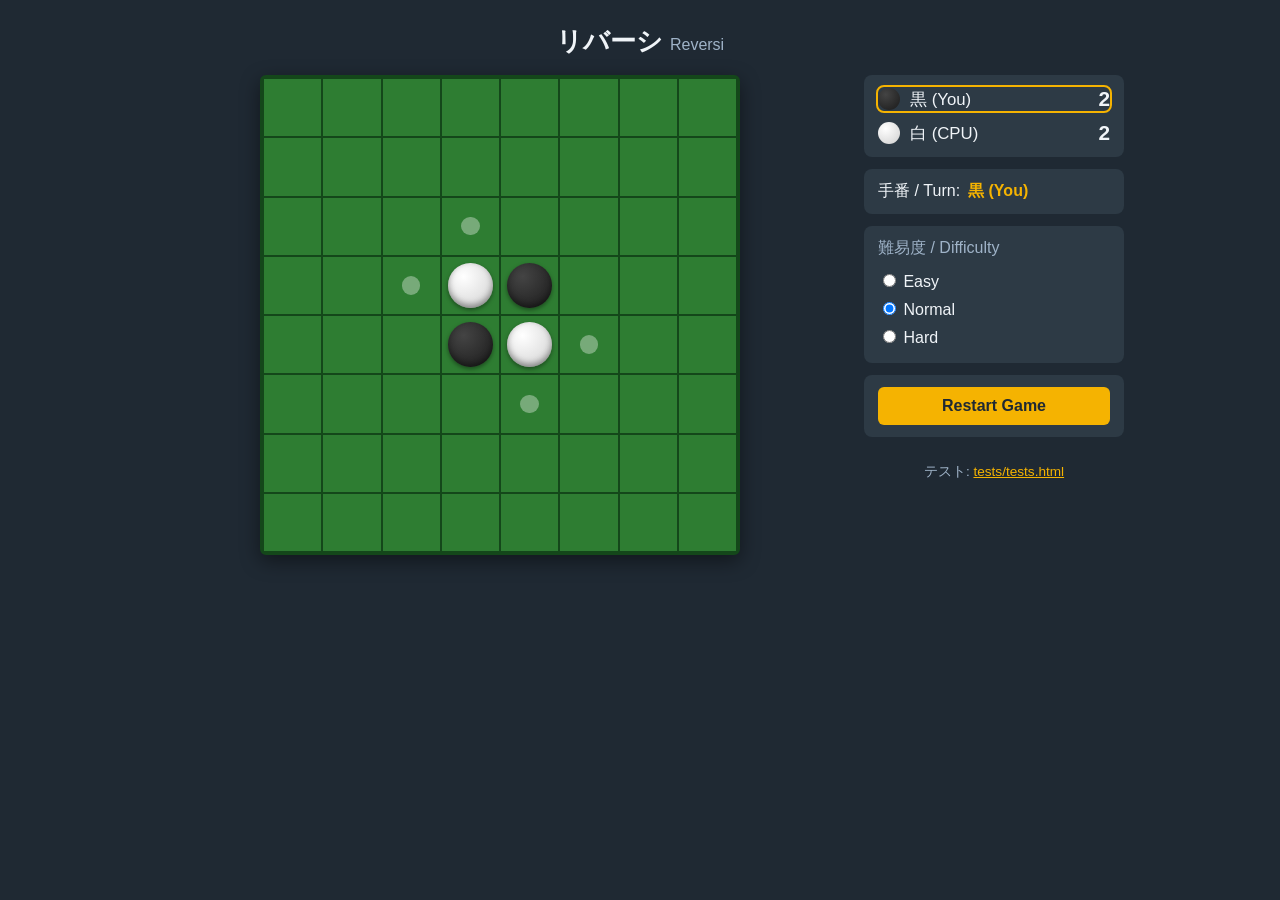
<file: Source/GitHubCopilotCodingAgent/index.html>
<!DOCTYPE html>
<html lang="ja">
<head>
  <meta charset="UTF-8" />
  <meta name="viewport" content="width=device-width, initial-scale=1.0" />
  <title>リバーシ - Reversi</title>
  <link rel="stylesheet" href="styles.css" />
</head>
<body>
  <main class="app">
    <header class="app-header">
      <h1>リバーシ <span class="subtitle">Reversi</span></h1>
    </header>

    <div class="layout">
      <section class="board-area">
        <div id="board" class="board" role="grid" aria-label="Reversi board"></div>
        <p id="status" class="status" aria-live="polite"></p>
      </section>

      <aside class="sidebar">
        <div class="panel scores">
          <div class="score black" id="score-black">
            <span class="disc disc-black" aria-hidden="true"></span>
            <span class="label">黒 (You)</span>
            <span class="value" id="score-black-value">2</span>
          </div>
          <div class="score white" id="score-white">
            <span class="disc disc-white" aria-hidden="true"></span>
            <span class="label">白 (CPU)</span>
            <span class="value" id="score-white-value">2</span>
          </div>
        </div>

        <div class="panel turn">
          <span class="turn-label">手番 / Turn:</span>
          <span id="turn-indicator" class="turn-indicator">黒 (You)</span>
        </div>

        <div class="panel difficulty">
          <span class="difficulty-label">難易度 / Difficulty</span>
          <div class="difficulty-options">
            <label><input type="radio" name="difficulty" value="easy" /> Easy</label>
            <label><input type="radio" name="difficulty" value="normal" checked /> Normal</label>
            <label><input type="radio" name="difficulty" value="hard" /> Hard</label>
          </div>
        </div>

        <div class="panel actions">
          <button id="restart" type="button" class="btn">Restart Game</button>
        </div>

        <p class="hint">テスト: <a href="tests/tests.html">tests/tests.html</a></p>
      </aside>
    </div>
  </main>

  <script src="game.js"></script>
  <script src="ui.js"></script>
</body>
</html>
</file>
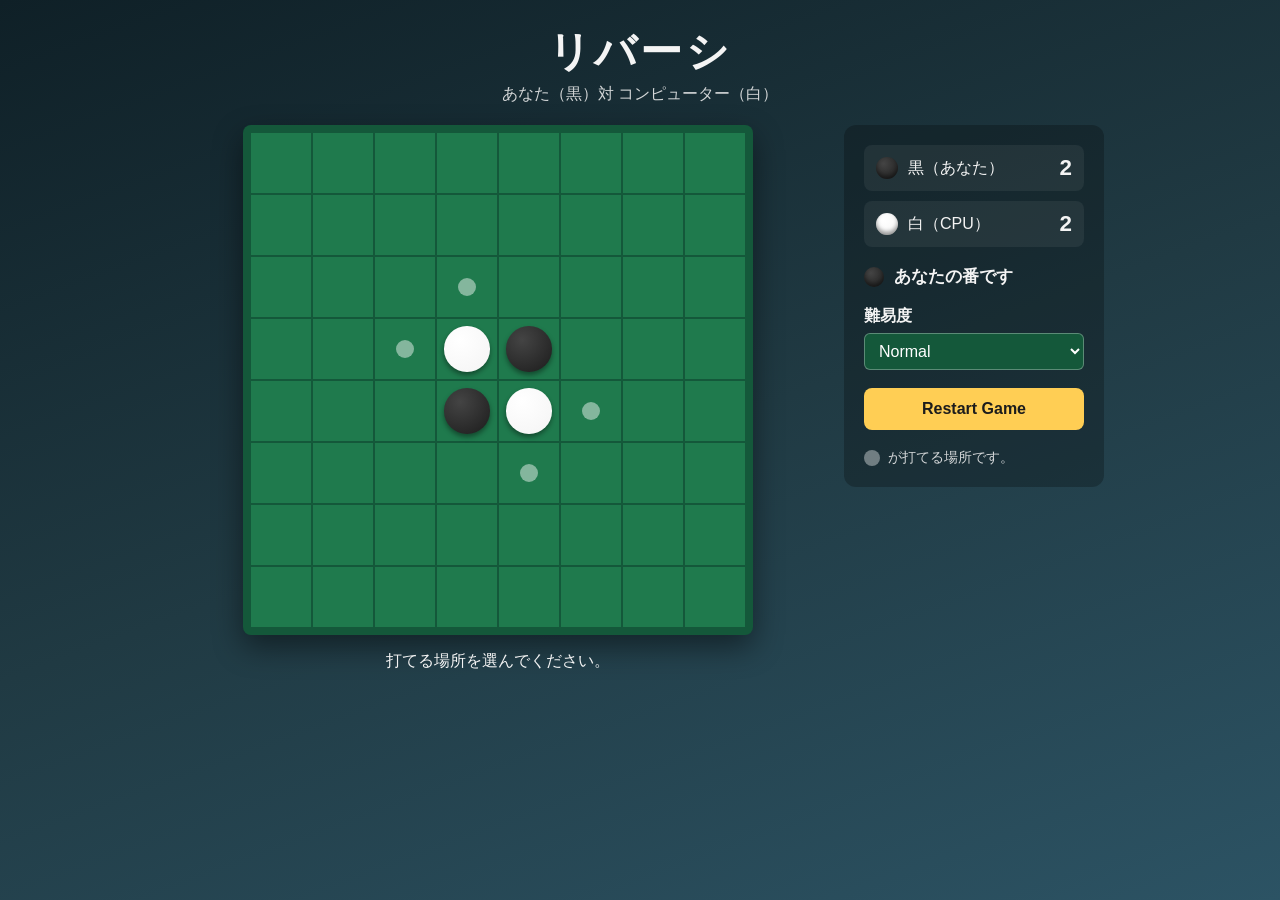
<file: Source/VisualStudioCodeGitHubCopilot/index.html>
<!DOCTYPE html>
<html lang="ja">
<head>
  <meta charset="UTF-8" />
  <meta name="viewport" content="width=device-width, initial-scale=1.0" />
  <title>リバーシ</title>
  <link rel="stylesheet" href="styles.css" />
</head>
<body>
  <main class="app">
    <header class="app__header">
      <h1 class="app__title">リバーシ</h1>
      <p class="app__subtitle">あなた（黒）対 コンピューター（白）</p>
    </header>

    <div class="layout">
      <section class="board-area" aria-label="盤面">
        <div id="board" class="board" role="grid" aria-label="リバーシ盤"></div>
        <p id="status" class="status" role="status" aria-live="polite"></p>
      </section>

      <aside class="sidebar" aria-label="操作パネル">
        <div class="scores">
          <div class="score score--black" id="score-black">
            <span class="score__disc" aria-hidden="true"></span>
            <span class="score__label">黒（あなた）</span>
            <span class="score__value" id="score-black-value">2</span>
          </div>
          <div class="score score--white" id="score-white">
            <span class="score__disc" aria-hidden="true"></span>
            <span class="score__label">白（CPU）</span>
            <span class="score__value" id="score-white-value">2</span>
          </div>
        </div>

        <div class="turn" id="turn-indicator">
          <span class="turn__disc" id="turn-disc" aria-hidden="true"></span>
          <span id="turn-text">あなたの番です</span>
        </div>

        <div class="control">
          <label class="control__label" for="difficulty">難易度</label>
          <select id="difficulty" class="control__select">
            <option value="easy">Easy</option>
            <option value="normal" selected>Normal</option>
            <option value="hard">Hard</option>
          </select>
        </div>

        <button id="restart" class="button button--primary" type="button">
          Restart Game
        </button>

        <p class="legend">
          <span class="legend__dot" aria-hidden="true"></span>
          が打てる場所です。
        </p>
      </aside>
    </div>
  </main>

  <script src="game.js"></script>
  <script>
    (function () {
      'use strict';

      var R = window.ReversiGame;
      var SIZE = R.SIZE;
      var AI_DELAY = 600; // ms before the computer plays, for readability.

      var boardEl = document.getElementById('board');
      var statusEl = document.getElementById('status');
      var blackValueEl = document.getElementById('score-black-value');
      var whiteValueEl = document.getElementById('score-white-value');
      var turnDiscEl = document.getElementById('turn-disc');
      var turnTextEl = document.getElementById('turn-text');
      var difficultyEl = document.getElementById('difficulty');
      var restartEl = document.getElementById('restart');

      var state = new R.GameState();
      var cells = []; // cells[row][col] -> DOM element
      var aiThinking = false; // blocks board clicks during the computer's turn.

      // Build the 8x8 grid of cells once.
      function buildBoard() {
        boardEl.innerHTML = '';
        cells = [];
        for (var r = 0; r < SIZE; r++) {
          var rowCells = [];
          for (var c = 0; c < SIZE; c++) {
            var cell = document.createElement('button');
            cell.type = 'button';
            cell.className = 'cell';
            cell.setAttribute('role', 'gridcell');
            cell.dataset.row = String(r);
            cell.dataset.col = String(c);
            cell.addEventListener('click', onCellClick);

            var disc = document.createElement('span');
            disc.className = 'disc';
            var inner = document.createElement('span');
            inner.className = 'disc__inner';
            disc.appendChild(inner);
            cell.appendChild(disc);

            boardEl.appendChild(cell);
            rowCells.push(cell);
          }
          cells.push(rowCells);
        }
      }

      function isHumanTurn() {
        return state.currentPlayer === R.BLACK;
      }

      // Render the board, scores, hints and turn indicator from current state.
      function render() {
        var legal = state.gameOver ? [] : state.getLegalMoves();
        var legalSet = {};
        for (var i = 0; i < legal.length; i++) {
          legalSet[legal[i].row + ',' + legal[i].col] = true;
        }
        var last = state.lastMove;
        var flippedSet = {};
        for (var f = 0; f < state.lastFlipped.length; f++) {
          flippedSet[state.lastFlipped[f][0] + ',' + state.lastFlipped[f][1]] = true;
        }

        for (var r = 0; r < SIZE; r++) {
          for (var c = 0; c < SIZE; c++) {
            var cell = cells[r][c];
            var value = state.board[r][c];
            cell.classList.toggle('cell--black', value === R.BLACK);
            cell.classList.toggle('cell--white', value === R.WHITE);

            var key = r + ',' + c;
            var isHint = isHumanTurn() && !state.gameOver && legalSet[key] === true;
            cell.classList.toggle('cell--hint', isHint);
            cell.classList.toggle(
              'cell--last',
              !!last && last.row === r && last.col === c
            );
            cell.classList.toggle('cell--flipped', flippedSet[key] === true);
            cell.disabled = state.gameOver || !isHint;
          }
        }

        var scores = state.getScores();
        blackValueEl.textContent = String(scores.black);
        whiteValueEl.textContent = String(scores.white);

        turnDiscEl.className =
          'turn__disc ' +
          (state.currentPlayer === R.BLACK ? 'turn__disc--black' : 'turn__disc--white');

        if (state.gameOver) {
          turnTextEl.textContent = 'ゲーム終了';
          statusEl.textContent = endMessage(scores);
        } else if (isHumanTurn()) {
          turnTextEl.textContent = 'あなたの番です';
          statusEl.textContent = '打てる場所を選んでください。';
        } else {
          turnTextEl.textContent = 'コンピューターの番です';
          statusEl.textContent = 'コンピューターが考えています…';
        }
      }

      function endMessage(scores) {
        if (scores.black > scores.white) {
          return 'あなたの勝ちです！ ' + scores.black + ' 対 ' + scores.white;
        }
        if (scores.white > scores.black) {
          return 'コンピューターの勝ちです。 ' + scores.white + ' 対 ' + scores.black;
        }
        return '引き分けです。 ' + scores.black + ' 対 ' + scores.white;
      }

      function onCellClick(event) {
        if (aiThinking || state.gameOver || !isHumanTurn()) {
          return;
        }
        var cell = event.currentTarget;
        var row = parseInt(cell.dataset.row, 10);
        var col = parseInt(cell.dataset.col, 10);
        if (!R.isValidMove(state.board, state.currentPlayer, row, col)) {
          return;
        }
        state.play(row, col);
        render();
        scheduleNext();
      }

      // After any move, let the computer take all of its consecutive turns.
      function scheduleNext() {
        if (state.gameOver || isHumanTurn()) {
          return;
        }
        aiThinking = true;
        render();
        setTimeout(computerMove, AI_DELAY);
      }

      function computerMove() {
        if (state.gameOver || isHumanTurn()) {
          aiThinking = false;
          render();
          return;
        }
        var move = R.getAIMove(state.board, state.currentPlayer, difficultyEl.value);
        if (move) {
          state.play(move.row, move.col);
        } else {
          state.advanceTurn();
        }
        render();
        if (!state.gameOver && !isHumanTurn()) {
          setTimeout(computerMove, AI_DELAY);
        } else {
          aiThinking = false;
          render();
        }
      }

      // Restart fully resets the board and scores; selectable any time.
      function restart() {
        aiThinking = false;
        state.reset();
        render();
        scheduleNext();
      }

      restartEl.addEventListener('click', restart);
      // Difficulty stays enabled at all times; a change takes effect on the
      // computer's next turn without resetting the board or scores.
      difficultyEl.addEventListener('change', function () {
        statusEl.textContent = '難易度を「' + difficultyEl.value + '」に変更しました。';
      });

      buildBoard();
      render();
    })();
  </script>
</body>
</html>
</file>
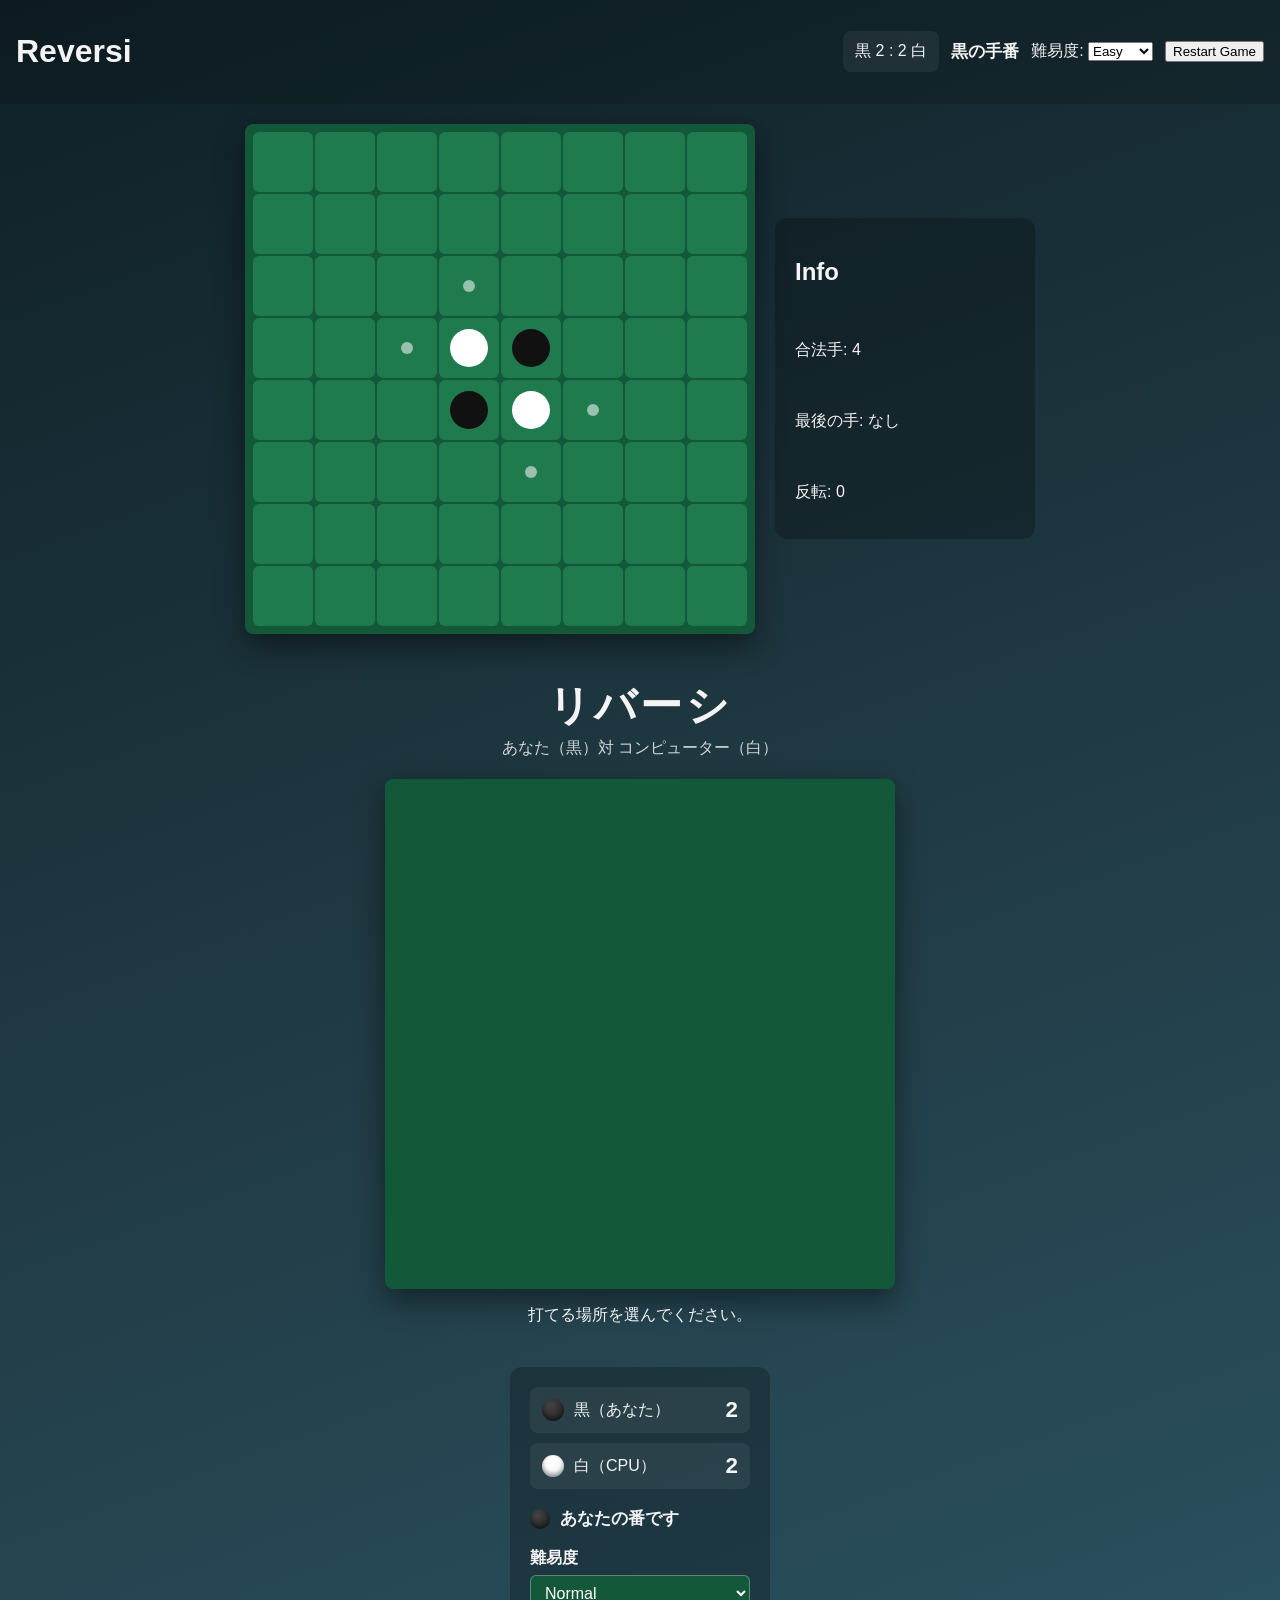
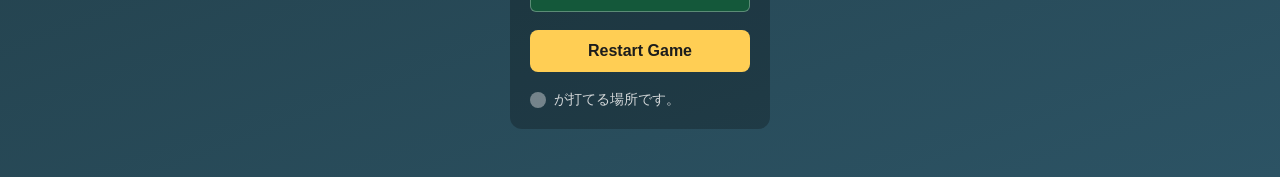
<file: Source/VisualStudioCodeGitHubCopilot2/index.html>
<!doctype html>
<html lang="ja">
<head>
  <meta charset="utf-8" />
  <meta name="viewport" content="width=device-width,initial-scale=1" />
  <title>Reversi - VSCode Copilot</title>
  <link rel="stylesheet" href="styles.css">
</head>
<body>
  <header class="header">
    <h1>Reversi</h1>
    <div class="controls">
      <div class="score" id="score">黒 2 : 2 白</div>
      <div class="turn" id="turn">黒の手番</div>
      <label>難易度:
        <select id="difficulty">
          <option value="easy">Easy</option>
          <option value="normal">Normal</option>
          <option value="hard">Hard</option>
        </select>
      </label>
      <button id="restart">Restart Game</button>
    </div>
  </header>

  <main class="main">
    <div id="board" class="board" aria-label="Reversi board"></div>
    <aside class="sidebar">
      <h2>Info</h2>
      <p id="legalCount">合法手: 0</p>
      <p id="lastMove">最後の手: なし</p>
      <p id="flippedCount">反転: 0</p>
    </aside>
  </main>

  <script src="game.js"></script>
  <script>
    window.addEventListener('DOMContentLoaded', ()=>{
      ReversiUI.init(document.getElementById('board'));
    });
  </script>
</body>
</html>
<!DOCTYPE html>
<html lang="ja">
<head>
  <meta charset="UTF-8" />
  <meta name="viewport" content="width=device-width, initial-scale=1.0" />
  <title>リバーシ</title>
  <link rel="stylesheet" href="styles.css" />
</head>
<body>
  <main class="app">
    <header class="app__header">
      <h1 class="app__title">リバーシ</h1>
      <p class="app__subtitle">あなた（黒）対 コンピューター（白）</p>
    </header>

    <div class="layout">
      <section class="board-area" aria-label="盤面">
        <div id="board" class="board" role="grid" aria-label="リバーシ盤"></div>
        <p id="status" class="status" role="status" aria-live="polite"></p>
      </section>

      <aside class="sidebar" aria-label="操作パネル">
        <div class="scores">
          <div class="score score--black" id="score-black">
            <span class="score__disc" aria-hidden="true"></span>
            <span class="score__label">黒（あなた）</span>
            <span class="score__value" id="score-black-value">2</span>
          </div>
          <div class="score score--white" id="score-white">
            <span class="score__disc" aria-hidden="true"></span>
            <span class="score__label">白（CPU）</span>
            <span class="score__value" id="score-white-value">2</span>
          </div>
        </div>

        <div class="turn" id="turn-indicator">
          <span class="turn__disc" id="turn-disc" aria-hidden="true"></span>
          <span id="turn-text">あなたの番です</span>
        </div>

        <div class="control">
          <label class="control__label" for="difficulty">難易度</label>
          <select id="difficulty" class="control__select">
            <option value="easy">Easy</option>
            <option value="normal" selected>Normal</option>
            <option value="hard">Hard</option>
          </select>
        </div>

        <button id="restart" class="button button--primary" type="button">
          Restart Game
        </button>

        <p class="legend">
          <span class="legend__dot" aria-hidden="true"></span>
          が打てる場所です。
        </p>
      </aside>
    </div>
  </main>

  <script src="game.js"></script>
  <script>
    (function () {
      'use strict';

      var R = window.ReversiGame;
      var SIZE = R.SIZE;
      var AI_DELAY = 600; // ms before the computer plays, for readability.

      var boardEl = document.getElementById('board');
      var statusEl = document.getElementById('status');
      var blackValueEl = document.getElementById('score-black-value');
      var whiteValueEl = document.getElementById('score-white-value');
      var turnDiscEl = document.getElementById('turn-disc');
      var turnTextEl = document.getElementById('turn-text');
      var difficultyEl = document.getElementById('difficulty');
      var restartEl = document.getElementById('restart');

      var state = new R.GameState();
      var cells = []; // cells[row][col] -> DOM element
      var aiThinking = false; // blocks board clicks during the computer's turn.

      // Build the 8x8 grid of cells once.
      function buildBoard() {
        boardEl.innerHTML = '';
        cells = [];
        for (var r = 0; r < SIZE; r++) {
          var rowCells = [];
          for (var c = 0; c < SIZE; c++) {
            var cell = document.createElement('button');
            cell.type = 'button';
            cell.className = 'cell';
            cell.setAttribute('role', 'gridcell');
            cell.dataset.row = String(r);
            cell.dataset.col = String(c);
            cell.addEventListener('click', onCellClick);

            var disc = document.createElement('span');
            disc.className = 'disc';
            var inner = document.createElement('span');
            inner.className = 'disc__inner';
            disc.appendChild(inner);
            cell.appendChild(disc);

            boardEl.appendChild(cell);
            rowCells.push(cell);
          }
          cells.push(rowCells);
        }
      }

      function isHumanTurn() {
        return state.currentPlayer === R.BLACK;
      }

      // Render the board, scores, hints and turn indicator from current state.
      function render() {
        var legal = state.gameOver ? [] : state.getLegalMoves();
        var legalSet = {};
        for (var i = 0; i < legal.length; i++) {
          legalSet[legal[i].row + ',' + legal[i].col] = true;
        }
        var last = state.lastMove;
        var flippedSet = {};
        for (var f = 0; f < state.lastFlipped.length; f++) {
          flippedSet[state.lastFlipped[f][0] + ',' + state.lastFlipped[f][1]] = true;
        }

        for (var r = 0; r < SIZE; r++) {
          for (var c = 0; c < SIZE; c++) {
            var cell = cells[r][c];
            var value = state.board[r][c];
            cell.classList.toggle('cell--black', value === R.BLACK);
            cell.classList.toggle('cell--white', value === R.WHITE);

            var key = r + ',' + c;
            var isHint = isHumanTurn() && !state.gameOver && legalSet[key] === true;
            cell.classList.toggle('cell--hint', isHint);
            cell.classList.toggle(
              'cell--last',
              !!last && last.row === r && last.col === c
            );
            cell.classList.toggle('cell--flipped', flippedSet[key] === true);
            cell.disabled = state.gameOver || !isHint;
          }
        }

        var scores = state.getScores();
        blackValueEl.textContent = String(scores.black);
        whiteValueEl.textContent = String(scores.white);

        turnDiscEl.className =
          'turn__disc ' +
          (state.currentPlayer === R.BLACK ? 'turn__disc--black' : 'turn__disc--white');

        if (state.gameOver) {
          turnTextEl.textContent = 'ゲーム終了';
          statusEl.textContent = endMessage(scores);
        } else if (isHumanTurn()) {
          turnTextEl.textContent = 'あなたの番です';
          statusEl.textContent = '打てる場所を選んでください。';
        } else {
          turnTextEl.textContent = 'コンピューターの番です';
          statusEl.textContent = 'コンピューターが考えています…';
        }
      }

      function endMessage(scores) {
        if (scores.black > scores.white) {
          return 'あなたの勝ちです！ ' + scores.black + ' 対 ' + scores.white;
        }
        if (scores.white > scores.black) {
          return 'コンピューターの勝ちです。 ' + scores.white + ' 対 ' + scores.black;
        }
        return '引き分けです。 ' + scores.black + ' 対 ' + scores.white;
      }

      function onCellClick(event) {
        if (aiThinking || state.gameOver || !isHumanTurn()) {
          return;
        }
        var cell = event.currentTarget;
        var row = parseInt(cell.dataset.row, 10);
        var col = parseInt(cell.dataset.col, 10);
        if (!R.isValidMove(state.board, state.currentPlayer, row, col)) {
          return;
        }
        state.play(row, col);
        render();
        scheduleNext();
      }

      // After any move, let the computer take all of its consecutive turns.
      function scheduleNext() {
        if (state.gameOver || isHumanTurn()) {
          return;
        }
        aiThinking = true;
        render();
        setTimeout(computerMove, AI_DELAY);
      }

      function computerMove() {
        if (state.gameOver || isHumanTurn()) {
          aiThinking = false;
          render();
          return;
        }
        var move = R.getAIMove(state.board, state.currentPlayer, difficultyEl.value);
        if (move) {
          state.play(move.row, move.col);
        } else {
          state.advanceTurn();
        }
        render();
        if (!state.gameOver && !isHumanTurn()) {
          setTimeout(computerMove, AI_DELAY);
        } else {
          aiThinking = false;
          render();
        }
      }

      // Restart fully resets the board and scores; selectable any time.
      function restart() {
        aiThinking = false;
        state.reset();
        render();
        scheduleNext();
      }

      restartEl.addEventListener('click', restart);
      // Difficulty stays enabled at all times; a change takes effect on the
      // computer's next turn without resetting the board or scores.
      difficultyEl.addEventListener('change', function () {
        statusEl.textContent = '難易度を「' + difficultyEl.value + '」に変更しました。';
      });

      buildBoard();
      render();
    })();
  </script>
</body>
</html>
</file>
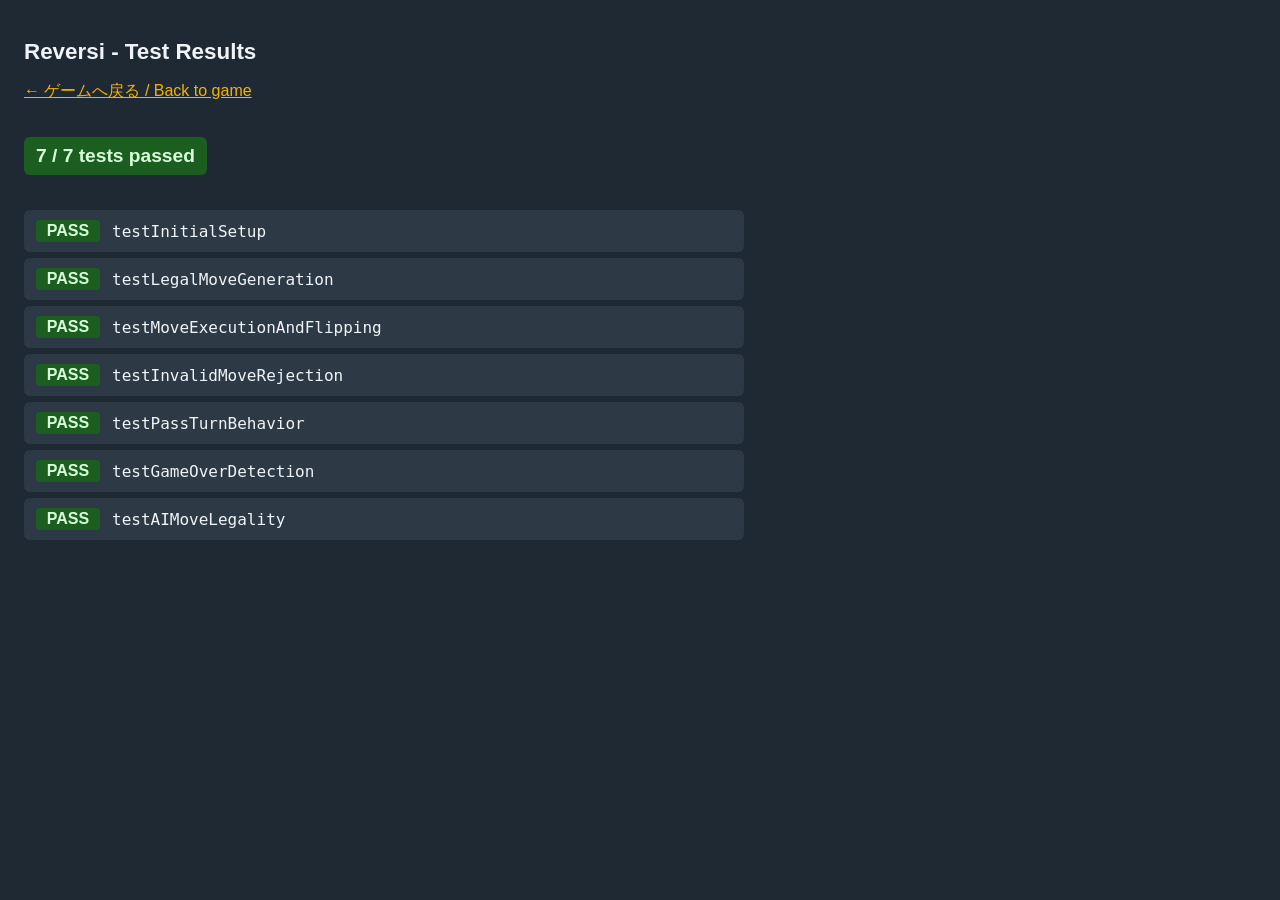
<file: Source/GitHubCopilotCodingAgent/tests/tests.html>
<!DOCTYPE html>
<html lang="ja">
<head>
  <meta charset="UTF-8" />
  <meta name="viewport" content="width=device-width, initial-scale=1.0" />
  <title>Reversi Tests</title>
  <style>
    body {
      font-family: -apple-system, BlinkMacSystemFont, "Segoe UI", Roboto,
        "Helvetica Neue", Arial, sans-serif;
      background: #1f2933;
      color: #f0f4f8;
      margin: 0;
      padding: 24px;
    }
    h1 {
      font-size: 1.4rem;
    }
    .summary {
      font-size: 1.2rem;
      font-weight: 700;
      padding: 8px 12px;
      border-radius: 6px;
      display: inline-block;
    }
    .summary.pass {
      background: #1b5e20;
      color: #d7ffd9;
    }
    .summary.fail {
      background: #7f1d1d;
      color: #ffd7d7;
    }
    ul.test-list {
      list-style: none;
      padding: 0;
      margin: 16px 0 0;
      max-width: 720px;
    }
    li.test {
      display: flex;
      align-items: center;
      gap: 12px;
      padding: 10px 12px;
      margin-bottom: 6px;
      border-radius: 6px;
      background: #2d3a45;
    }
    .status {
      font-weight: 700;
      min-width: 52px;
      text-align: center;
      padding: 2px 6px;
      border-radius: 4px;
    }
    li.pass .status {
      background: #1b5e20;
      color: #d7ffd9;
    }
    li.fail .status {
      background: #7f1d1d;
      color: #ffd7d7;
    }
    .name {
      font-family: ui-monospace, "SFMono-Regular", Menlo, monospace;
    }
    .message {
      color: #ffb4b4;
      margin-left: auto;
      font-size: 0.9rem;
    }
    a {
      color: #f5b301;
    }
  </style>
</head>
<body>
  <h1>Reversi - Test Results</h1>
  <p><a href="../index.html">&larr; ゲームへ戻る / Back to game</a></p>
  <div id="results">Running tests&hellip;</div>

  <script src="../game.js"></script>
  <script src="tests.js"></script>
</body>
</html>
</file>
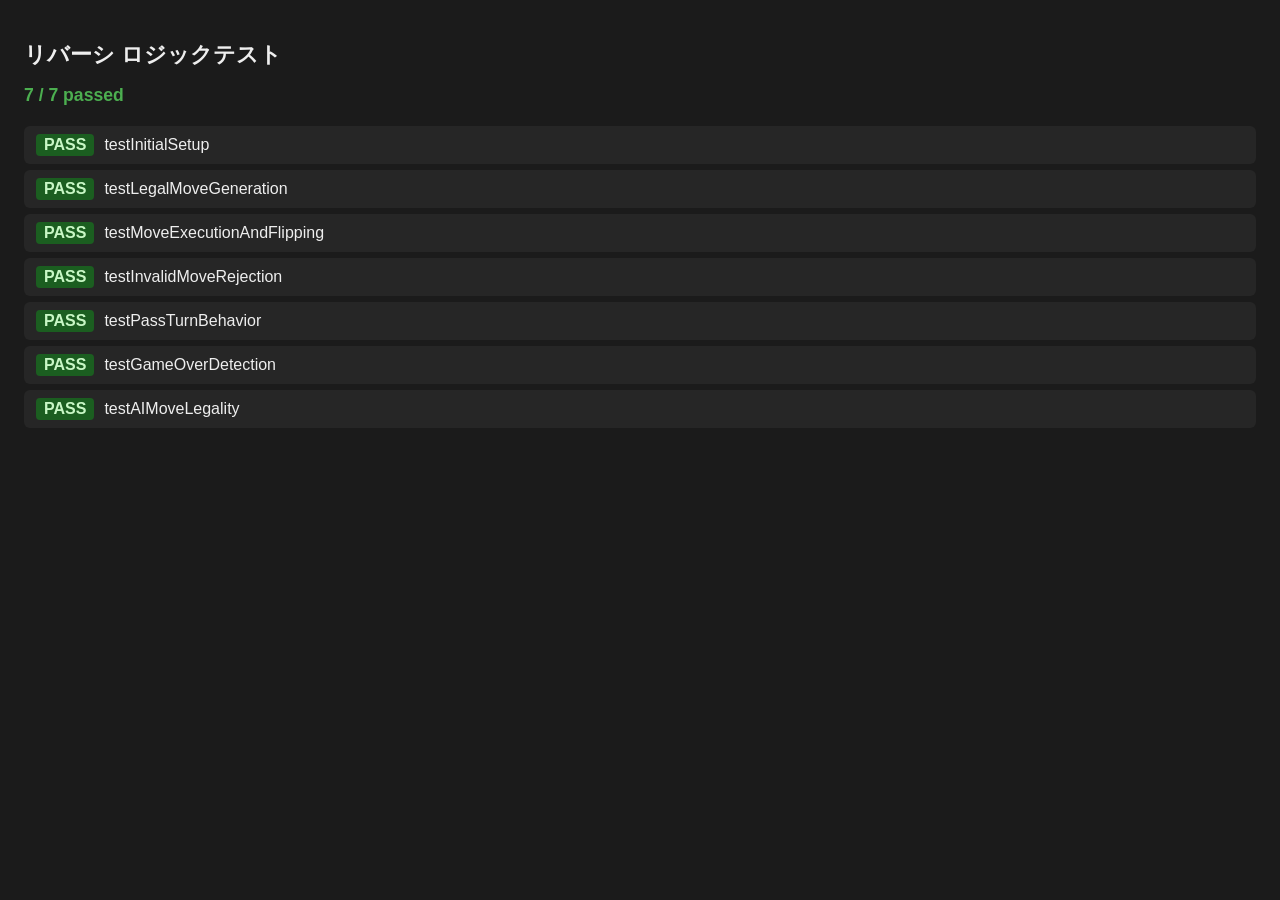
<file: Source/VisualStudioCodeGitHubCopilot/tests/tests.html>
<!DOCTYPE html>
<html lang="ja">
<head>
  <meta charset="UTF-8" />
  <meta name="viewport" content="width=device-width, initial-scale=1.0" />
  <title>リバーシ テスト</title>
  <style>
    body {
      font-family: "Segoe UI", Meiryo, sans-serif;
      background: #1b1b1b;
      color: #eee;
      margin: 0;
      padding: 24px;
    }
    h1 {
      font-size: 1.4rem;
    }
    #summary {
      font-size: 1.1rem;
      font-weight: 700;
      margin: 12px 0 20px;
    }
    .summary--pass { color: #4caf50; }
    .summary--fail { color: #ef5350; }
    ul {
      list-style: none;
      padding: 0;
      margin: 0;
    }
    li {
      padding: 8px 12px;
      border-radius: 6px;
      margin-bottom: 6px;
      background: #262626;
      display: flex;
      gap: 10px;
      align-items: baseline;
    }
    .tag {
      font-weight: 700;
      padding: 2px 8px;
      border-radius: 4px;
      flex: 0 0 auto;
    }
    .tag--pass { background: #1b5e20; color: #c8f7c5; }
    .tag--fail { background: #7f1d1d; color: #ffd5d5; }
    .name { flex: 0 0 auto; }
    .msg { color: #ffb4b4; font-size: 0.9rem; }
  </style>
</head>
<body>
  <h1>リバーシ ロジックテスト</h1>
  <div id="summary">実行中…</div>
  <ul id="results"></ul>

  <!-- game.js exposes window.ReversiGame; tests.js uses it without imports. -->
  <script src="../game.js"></script>
  <script src="tests.js"></script>
</body>
</html>
</file>
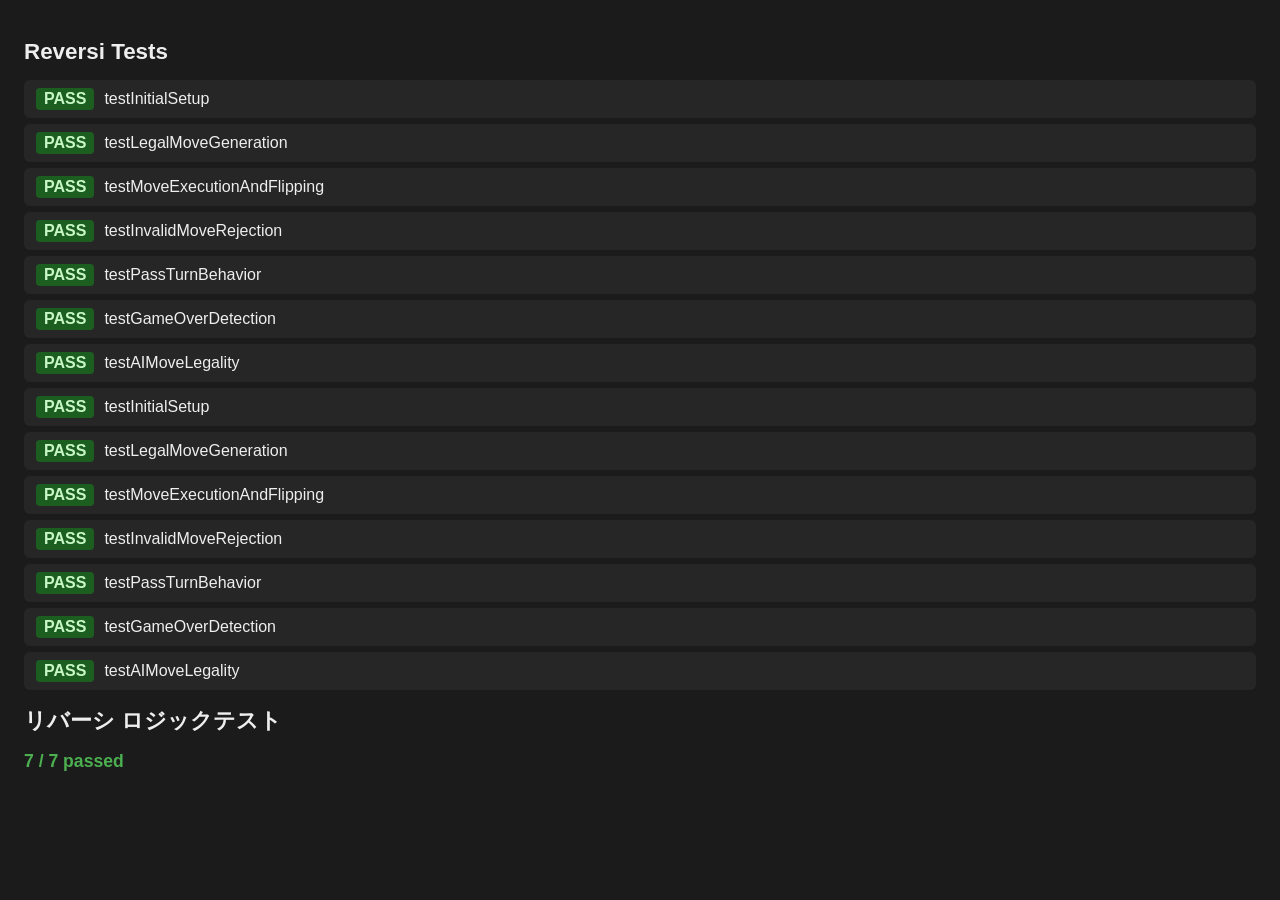
<file: Source/VisualStudioCodeGitHubCopilot2/tests/tests.html>
<!doctype html>
<html lang="ja">
<head>
  <meta charset="utf-8" />
  <meta name="viewport" content="width=device-width,initial-scale=1" />
  <title>Reversi Tests</title>
  <style>
    body{font-family:system-ui,Segoe UI,Roboto,Meiryo;padding:16px;background:#111;color:#eee}
    .pass{color:#0f0}.fail{color:#f55}
  </style>
</head>
<body>
  <h1>Reversi Tests</h1>
  <div id="results"></div>
  <script src="../game.js"></script>
  <script src="tests.js"></script>
</body>
</html>
<!DOCTYPE html>
<html lang="ja">
<head>
  <meta charset="UTF-8" />
  <meta name="viewport" content="width=device-width, initial-scale=1.0" />
  <title>リバーシ テスト</title>
  <style>
    body {
      font-family: "Segoe UI", Meiryo, sans-serif;
      background: #1b1b1b;
      color: #eee;
      margin: 0;
      padding: 24px;
    }
    h1 {
      font-size: 1.4rem;
    }
    #summary {
      font-size: 1.1rem;
      font-weight: 700;
      margin: 12px 0 20px;
    }
    .summary--pass { color: #4caf50; }
    .summary--fail { color: #ef5350; }
    ul {
      list-style: none;
      padding: 0;
      margin: 0;
    }
    li {
      padding: 8px 12px;
      border-radius: 6px;
      margin-bottom: 6px;
      background: #262626;
      display: flex;
      gap: 10px;
      align-items: baseline;
    }
    .tag {
      font-weight: 700;
      padding: 2px 8px;
      border-radius: 4px;
      flex: 0 0 auto;
    }
    .tag--pass { background: #1b5e20; color: #c8f7c5; }
    .tag--fail { background: #7f1d1d; color: #ffd5d5; }
    .name { flex: 0 0 auto; }
    .msg { color: #ffb4b4; font-size: 0.9rem; }
  </style>
</head>
<body>
  <h1>リバーシ ロジックテスト</h1>
  <div id="summary">実行中…</div>
  <ul id="results"></ul>

  <!-- game.js exposes window.ReversiGame; tests.js uses it without imports. -->
  <script src="../game.js"></script>
  <script src="tests.js"></script>
</body>
</html>
</file>
<file: Source/GitHubCopilotCodingAgent/styles.css>
:root {
  --bg: #1f2933;
  --panel-bg: #2d3a45;
  --board-bg: #1b5e20;
  --board-line: #14471a;
  --cell-bg: #2e7d32;
  --accent: #f5b301;
  --text: #f0f4f8;
  --muted: #9fb3c8;
  --black-disc: #1a1a1a;
  --white-disc: #f8f8f8;
  --legal: rgba(255, 255, 255, 0.35);
  --last-move: #f5b301;
  --flip-time: 350ms;
}

* {
  box-sizing: border-box;
}

body {
  margin: 0;
  font-family: -apple-system, BlinkMacSystemFont, "Segoe UI", Roboto,
    "Helvetica Neue", Arial, sans-serif;
  background: var(--bg);
  color: var(--text);
  min-height: 100vh;
}

.app {
  max-width: 1000px;
  margin: 0 auto;
  padding: 16px;
}

.app-header h1 {
  font-size: 1.6rem;
  margin: 8px 0 16px;
  text-align: center;
}

.app-header .subtitle {
  color: var(--muted);
  font-size: 1rem;
  font-weight: 400;
}

.layout {
  display: flex;
  flex-wrap: wrap;
  gap: 20px;
  align-items: flex-start;
  justify-content: center;
}

.board-area {
  flex: 1 1 360px;
  min-width: 280px;
  display: flex;
  flex-direction: column;
  align-items: center;
}

.sidebar {
  flex: 0 1 260px;
  min-width: 220px;
  display: flex;
  flex-direction: column;
  gap: 12px;
}

/* Board ------------------------------------------------------------------- */
.board {
  width: min(90vw, 480px);
  aspect-ratio: 1 / 1;
  display: grid;
  grid-template-columns: repeat(8, 1fr);
  grid-template-rows: repeat(8, 1fr);
  gap: 2px;
  background: var(--board-line);
  border: 4px solid var(--board-line);
  border-radius: 6px;
  box-shadow: 0 6px 20px rgba(0, 0, 0, 0.45);
}

.cell {
  position: relative;
  background: var(--cell-bg);
  display: flex;
  align-items: center;
  justify-content: center;
  cursor: pointer;
  perspective: 600px;
}

.cell.locked {
  cursor: default;
}

.cell.legal::after {
  content: "";
  width: 32%;
  height: 32%;
  border-radius: 50%;
  background: var(--legal);
}

.cell.last-move {
  outline: 3px solid var(--last-move);
  outline-offset: -3px;
}

/* Disc with 3D flip ------------------------------------------------------- */
.disc-wrap {
  width: 78%;
  height: 78%;
  border-radius: 50%;
  transform-style: preserve-3d;
  transition: transform var(--flip-time) ease;
  position: relative;
}

.disc-wrap.show-black {
  transform: rotateY(0deg);
}

.disc-wrap.show-white {
  transform: rotateY(180deg);
}

.disc-face {
  position: absolute;
  inset: 0;
  border-radius: 50%;
  backface-visibility: hidden;
  box-shadow: inset 0 -3px 6px rgba(0, 0, 0, 0.4),
    0 2px 4px rgba(0, 0, 0, 0.4);
}

.disc-face.front {
  background: radial-gradient(circle at 35% 30%, #444, var(--black-disc));
  transform: rotateY(0deg);
}

.disc-face.back {
  background: radial-gradient(circle at 35% 30%, #fff, #cfcfcf);
  transform: rotateY(180deg);
}

.cell.flipped .disc-wrap {
  animation: pulse var(--flip-time) ease;
}

@keyframes pulse {
  0% { box-shadow: 0 0 0 0 rgba(245, 179, 1, 0.6); }
  100% { box-shadow: 0 0 0 8px rgba(245, 179, 1, 0); }
}

/* Sidebar panels ---------------------------------------------------------- */
.panel {
  background: var(--panel-bg);
  border-radius: 8px;
  padding: 12px 14px;
}

.scores {
  display: flex;
  flex-direction: column;
  gap: 10px;
}

.score {
  display: flex;
  align-items: center;
  gap: 10px;
  font-size: 1.05rem;
}

.score .value {
  margin-left: auto;
  font-weight: 700;
  font-size: 1.3rem;
}

.score.active {
  outline: 2px solid var(--accent);
  border-radius: 6px;
}

.disc {
  width: 22px;
  height: 22px;
  border-radius: 50%;
  display: inline-block;
}

.disc-black {
  background: radial-gradient(circle at 35% 30%, #444, var(--black-disc));
}

.disc-white {
  background: radial-gradient(circle at 35% 30%, #fff, #cfcfcf);
}

.turn {
  display: flex;
  align-items: center;
  gap: 8px;
}

.turn-indicator {
  font-weight: 700;
  color: var(--accent);
}

.difficulty-label,
.difficulty-options {
  display: block;
}

.difficulty-label {
  margin-bottom: 8px;
  color: var(--muted);
}

.difficulty-options label {
  display: block;
  padding: 4px 0;
  cursor: pointer;
}

.btn {
  width: 100%;
  padding: 10px;
  font-size: 1rem;
  font-weight: 600;
  color: #1f2933;
  background: var(--accent);
  border: none;
  border-radius: 6px;
  cursor: pointer;
  transition: filter 150ms ease;
}

.btn:hover {
  filter: brightness(1.08);
}

.status {
  margin-top: 12px;
  font-size: 1rem;
  text-align: center;
  min-height: 1.4em;
  color: var(--accent);
}

.hint {
  font-size: 0.85rem;
  color: var(--muted);
  text-align: center;
}

.hint a {
  color: var(--accent);
}

@media (max-width: 640px) {
  .layout {
    flex-direction: column;
    align-items: center;
  }

  .sidebar {
    width: min(90vw, 480px);
    flex-basis: auto;
  }
}
</file>
<file: Source/VisualStudioCodeGitHubCopilot/styles.css>
:root {
  --board-bg: #1f7a4d;
  --board-line: #14583a;
  --cell-size: clamp(34px, 10vw, 60px);
  --black: #1c1c1c;
  --white: #f4f4f4;
  --hint: rgba(255, 255, 255, 0.45);
  --accent: #ffce54;
  --flip-duration: 350ms;
}

* {
  box-sizing: border-box;
}

body {
  margin: 0;
  font-family: "Segoe UI", "Hiragino Kaku Gothic ProN", Meiryo, sans-serif;
  background: linear-gradient(160deg, #0f2027, #203a43, #2c5364);
  color: #f4f4f4;
  min-height: 100vh;
}

.app {
  max-width: 960px;
  margin: 0 auto;
  padding: 24px 16px 48px;
}

.app__header {
  text-align: center;
  margin-bottom: 20px;
}

.app__title {
  margin: 0;
  font-size: clamp(1.8rem, 5vw, 2.6rem);
  letter-spacing: 0.08em;
}

.app__subtitle {
  margin: 4px 0 0;
  opacity: 0.85;
}

.layout {
  display: flex;
  flex-wrap: wrap;
  gap: 24px;
  align-items: flex-start;
  justify-content: center;
}

.board-area {
  flex: 1 1 320px;
  display: flex;
  flex-direction: column;
  align-items: center;
}

.board {
  display: grid;
  grid-template-columns: repeat(8, var(--cell-size));
  grid-template-rows: repeat(8, var(--cell-size));
  gap: 2px;
  padding: 8px;
  background: var(--board-line);
  border-radius: 8px;
  box-shadow: 0 12px 30px rgba(0, 0, 0, 0.45);
}

.cell {
  position: relative;
  width: var(--cell-size);
  height: var(--cell-size);
  margin: 0;
  padding: 0;
  border: none;
  background: var(--board-bg);
  cursor: default;
  perspective: 600px;
}

.cell--hint {
  cursor: pointer;
}

.cell--hint::after {
  content: "";
  position: absolute;
  top: 50%;
  left: 50%;
  width: 30%;
  height: 30%;
  transform: translate(-50%, -50%);
  border-radius: 50%;
  background: var(--hint);
  pointer-events: none;
}

.cell--hint:hover::after {
  background: rgba(255, 255, 255, 0.7);
}

.cell--last {
  outline: 3px solid var(--accent);
  outline-offset: -3px;
  z-index: 1;
}

/* Disc with a CSS 3D flip animation (rotateY 180deg). */
.disc {
  position: absolute;
  inset: 12%;
  border-radius: 50%;
  transform-style: preserve-3d;
  transition: transform var(--flip-duration) ease;
  transform: rotateY(0deg);
  opacity: 0;
  pointer-events: none;
}

.disc__inner {
  position: absolute;
  inset: 0;
  border-radius: 50%;
  transform-style: preserve-3d;
  box-shadow: inset 0 -4px 6px rgba(0, 0, 0, 0.35),
    0 3px 5px rgba(0, 0, 0, 0.4);
}

/* Front face (visible at 0deg) and back face (visible at 180deg). */
.disc__inner::before,
.disc__inner::after {
  content: "";
  position: absolute;
  inset: 0;
  border-radius: 50%;
  backface-visibility: hidden;
}

.disc__inner::before {
  transform: rotateY(0deg);
}

.disc__inner::after {
  transform: rotateY(180deg);
}

.cell--black .disc,
.cell--white .disc {
  opacity: 1;
}

/* Black disc: front black, back white. */
.cell--black .disc__inner::before {
  background: radial-gradient(circle at 35% 30%, #444, var(--black));
}
.cell--black .disc__inner::after {
  background: radial-gradient(circle at 35% 30%, #fff, var(--white));
}
.cell--black .disc {
  transform: rotateY(0deg);
}

/* White disc: front white, back black, rotated so the white face shows. */
.cell--white .disc__inner::before {
  background: radial-gradient(circle at 35% 30%, #444, var(--black));
}
.cell--white .disc__inner::after {
  background: radial-gradient(circle at 35% 30%, #fff, var(--white));
}
.cell--white .disc {
  transform: rotateY(180deg);
}

.status {
  margin-top: 16px;
  min-height: 1.4em;
  text-align: center;
  font-size: 1rem;
}

.sidebar {
  flex: 0 1 260px;
  display: flex;
  flex-direction: column;
  gap: 18px;
  background: rgba(0, 0, 0, 0.25);
  padding: 20px;
  border-radius: 12px;
}

.scores {
  display: flex;
  flex-direction: column;
  gap: 10px;
}

.score {
  display: flex;
  align-items: center;
  gap: 10px;
  padding: 10px 12px;
  border-radius: 8px;
  background: rgba(255, 255, 255, 0.06);
}

.score__disc {
  width: 22px;
  height: 22px;
  border-radius: 50%;
  flex: 0 0 auto;
  box-shadow: inset 0 -3px 4px rgba(0, 0, 0, 0.4);
}

.score--black .score__disc {
  background: radial-gradient(circle at 35% 30%, #444, var(--black));
}

.score--white .score__disc {
  background: radial-gradient(circle at 35% 30%, #fff, var(--white));
}

.score__label {
  flex: 1;
}

.score__value {
  font-size: 1.4rem;
  font-weight: 700;
  min-width: 1.5em;
  text-align: right;
}

.turn {
  display: flex;
  align-items: center;
  gap: 10px;
  font-size: 1.05rem;
  font-weight: 600;
}

.turn__disc {
  width: 20px;
  height: 20px;
  border-radius: 50%;
  box-shadow: inset 0 -3px 4px rgba(0, 0, 0, 0.4);
}

.turn__disc--black {
  background: radial-gradient(circle at 35% 30%, #444, var(--black));
}

.turn__disc--white {
  background: radial-gradient(circle at 35% 30%, #fff, var(--white));
}

.control {
  display: flex;
  flex-direction: column;
  gap: 6px;
}

.control__label {
  font-weight: 600;
}

.control__select {
  padding: 8px 10px;
  border-radius: 6px;
  border: 1px solid rgba(255, 255, 255, 0.3);
  background: #14583a;
  color: #fff;
  font-size: 1rem;
}

.button {
  padding: 12px 16px;
  border: none;
  border-radius: 8px;
  font-size: 1rem;
  font-weight: 700;
  cursor: pointer;
  transition: transform 120ms ease, background 120ms ease;
}

.button--primary {
  background: var(--accent);
  color: #1c1c1c;
}

.button--primary:hover {
  background: #ffd97a;
}

.button--primary:active {
  transform: scale(0.97);
}

.legend {
  display: flex;
  align-items: center;
  gap: 8px;
  margin: 0;
  font-size: 0.9rem;
  opacity: 0.85;
}

.legend__dot {
  width: 16px;
  height: 16px;
  border-radius: 50%;
  background: var(--hint);
  flex: 0 0 auto;
}

@media (max-width: 640px) {
  .layout {
    flex-direction: column;
    align-items: center;
  }

  .sidebar {
    width: 100%;
    max-width: 360px;
  }
}
</file>
<file: Source/VisualStudioCodeGitHubCopilot2/styles.css>
:root{--cell-size:48px;--bg:#0b3b2e;--board:#0a6a4a;--accent:#ffd54f}
*{box-sizing:border-box}
body{margin:0;font-family:system-ui,-apple-system,Segoe UI,Roboto,'Hiragino Kaku Gothic ProN',Meiryo,sans-serif;background:linear-gradient(180deg,#062e24, #083827);color:#fff;min-height:100vh;display:flex;flex-direction:column}
.header{display:flex;align-items:center;justify-content:space-between;padding:12px 16px;background:rgba(0,0,0,0.15)}
.controls{display:flex;gap:12px;align-items:center}
.main{display:flex;flex:1;align-items:center;justify-content:center;padding:20px;gap:20px}
.board{display:grid;grid-template-columns:repeat(8, var(--cell-size));grid-template-rows:repeat(8,var(--cell-size));gap:6px;padding:12px;background:var(--board);border-radius:12px}
.cell{width:var(--cell-size);height:var(--cell-size);background:rgba(255,255,255,0.03);border-radius:6px;position:relative;display:flex;align-items:center;justify-content:center;cursor:pointer}
.cell.locked{cursor:not-allowed;opacity:0.9}
.dot{position:absolute;width:12px;height:12px;border-radius:50%;background:rgba(255,255,255,0.6);opacity:0.9}
.piece{width:38px;height:38px;border-radius:50%;transform-style:preserve-3d;transition:transform 360ms;position:relative}
.piece .face{position:absolute;inset:0;border-radius:50%;backface-visibility:hidden;display:flex;align-items:center;justify-content:center}
.piece .black{background:#111}
.piece .white{background:#fff;transform:rotateY(180deg)}
.cell.last .piece{box-shadow:0 0 0 3px rgba(255,215,79,0.5)}
.cell.flipped .piece{transform:rotateY(180deg)}
.sidebar{width:180px}
@media (max-width:700px){:root{--cell-size:36px}.main{flex-direction:column}.sidebar{width:100%}}
:root {
  --board-bg: #1f7a4d;
  --board-line: #14583a;
  --cell-size: clamp(34px, 10vw, 60px);
  --black: #1c1c1c;
  --white: #f4f4f4;
  --hint: rgba(255, 255, 255, 0.45);
  --accent: #ffce54;
  --flip-duration: 350ms;
}

* {
  box-sizing: border-box;
}

body {
  margin: 0;
  font-family: "Segoe UI", "Hiragino Kaku Gothic ProN", Meiryo, sans-serif;
  background: linear-gradient(160deg, #0f2027, #203a43, #2c5364);
  color: #f4f4f4;
  min-height: 100vh;
}

.app {
  max-width: 960px;
  margin: 0 auto;
  padding: 24px 16px 48px;
}

.app__header {
  text-align: center;
  margin-bottom: 20px;
}

.app__title {
  margin: 0;
  font-size: clamp(1.8rem, 5vw, 2.6rem);
  letter-spacing: 0.08em;
}

.app__subtitle {
  margin: 4px 0 0;
  opacity: 0.85;
}

.layout {
  display: flex;
  flex-wrap: wrap;
  gap: 24px;
  align-items: flex-start;
  justify-content: center;
}

.board-area {
  flex: 1 1 320px;
  display: flex;
  flex-direction: column;
  align-items: center;
}

.board {
  display: grid;
  grid-template-columns: repeat(8, var(--cell-size));
  grid-template-rows: repeat(8, var(--cell-size));
  gap: 2px;
  padding: 8px;
  background: var(--board-line);
  border-radius: 8px;
  box-shadow: 0 12px 30px rgba(0, 0, 0, 0.45);
}

.cell {
  position: relative;
  width: var(--cell-size);
  height: var(--cell-size);
  margin: 0;
  padding: 0;
  border: none;
  background: var(--board-bg);
  cursor: default;
  perspective: 600px;
}

.cell--hint {
  cursor: pointer;
}

.cell--hint::after {
  content: "";
  position: absolute;
  top: 50%;
  left: 50%;
  width: 30%;
  height: 30%;
  transform: translate(-50%, -50%);
  border-radius: 50%;
  background: var(--hint);
  pointer-events: none;
}

.cell--hint:hover::after {
  background: rgba(255, 255, 255, 0.7);
}

.cell--last {
  outline: 3px solid var(--accent);
  outline-offset: -3px;
  z-index: 1;
}

/* Disc with a CSS 3D flip animation (rotateY 180deg). */
.disc {
  position: absolute;
  inset: 12%;
  border-radius: 50%;
  transform-style: preserve-3d;
  transition: transform var(--flip-duration) ease;
  transform: rotateY(0deg);
  opacity: 0;
  pointer-events: none;
}

.disc__inner {
  position: absolute;
  inset: 0;
  border-radius: 50%;
  transform-style: preserve-3d;
  box-shadow: inset 0 -4px 6px rgba(0, 0, 0, 0.35),
    0 3px 5px rgba(0, 0, 0, 0.4);
}

/* Front face (visible at 0deg) and back face (visible at 180deg). */
.disc__inner::before,
.disc__inner::after {
  content: "";
  position: absolute;
  inset: 0;
  border-radius: 50%;
  backface-visibility: hidden;
}

.disc__inner::before {
  transform: rotateY(0deg);
}

.disc__inner::after {
  transform: rotateY(180deg);
}

.cell--black .disc,
.cell--white .disc {
  opacity: 1;
}

/* Black disc: front black, back white. */
.cell--black .disc__inner::before {
  background: radial-gradient(circle at 35% 30%, #444, var(--black));
}
.cell--black .disc__inner::after {
  background: radial-gradient(circle at 35% 30%, #fff, var(--white));
}
.cell--black .disc {
  transform: rotateY(0deg);
}

/* White disc: front white, back black, rotated so the white face shows. */
.cell--white .disc__inner::before {
  background: radial-gradient(circle at 35% 30%, #444, var(--black));
}
.cell--white .disc__inner::after {
  background: radial-gradient(circle at 35% 30%, #fff, var(--white));
}
.cell--white .disc {
  transform: rotateY(180deg);
}

.status {
  margin-top: 16px;
  min-height: 1.4em;
  text-align: center;
  font-size: 1rem;
}

.sidebar {
  flex: 0 1 260px;
  display: flex;
  flex-direction: column;
  gap: 18px;
  background: rgba(0, 0, 0, 0.25);
  padding: 20px;
  border-radius: 12px;
}

.scores {
  display: flex;
  flex-direction: column;
  gap: 10px;
}

.score {
  display: flex;
  align-items: center;
  gap: 10px;
  padding: 10px 12px;
  border-radius: 8px;
  background: rgba(255, 255, 255, 0.06);
}

.score__disc {
  width: 22px;
  height: 22px;
  border-radius: 50%;
  flex: 0 0 auto;
  box-shadow: inset 0 -3px 4px rgba(0, 0, 0, 0.4);
}

.score--black .score__disc {
  background: radial-gradient(circle at 35% 30%, #444, var(--black));
}

.score--white .score__disc {
  background: radial-gradient(circle at 35% 30%, #fff, var(--white));
}

.score__label {
  flex: 1;
}

.score__value {
  font-size: 1.4rem;
  font-weight: 700;
  min-width: 1.5em;
  text-align: right;
}

.turn {
  display: flex;
  align-items: center;
  gap: 10px;
  font-size: 1.05rem;
  font-weight: 600;
}

.turn__disc {
  width: 20px;
  height: 20px;
  border-radius: 50%;
  box-shadow: inset 0 -3px 4px rgba(0, 0, 0, 0.4);
}

.turn__disc--black {
  background: radial-gradient(circle at 35% 30%, #444, var(--black));
}

.turn__disc--white {
  background: radial-gradient(circle at 35% 30%, #fff, var(--white));
}

.control {
  display: flex;
  flex-direction: column;
  gap: 6px;
}

.control__label {
  font-weight: 600;
}

.control__select {
  padding: 8px 10px;
  border-radius: 6px;
  border: 1px solid rgba(255, 255, 255, 0.3);
  background: #14583a;
  color: #fff;
  font-size: 1rem;
}

.button {
  padding: 12px 16px;
  border: none;
  border-radius: 8px;
  font-size: 1rem;
  font-weight: 700;
  cursor: pointer;
  transition: transform 120ms ease, background 120ms ease;
}

.button--primary {
  background: var(--accent);
  color: #1c1c1c;
}

.button--primary:hover {
  background: #ffd97a;
}

.button--primary:active {
  transform: scale(0.97);
}

.legend {
  display: flex;
  align-items: center;
  gap: 8px;
  margin: 0;
  font-size: 0.9rem;
  opacity: 0.85;
}

.legend__dot {
  width: 16px;
  height: 16px;
  border-radius: 50%;
  background: var(--hint);
  flex: 0 0 auto;
}

@media (max-width: 640px) {
  .layout {
    flex-direction: column;
    align-items: center;
  }

  .sidebar {
    width: 100%;
    max-width: 360px;
  }
}
</file>
